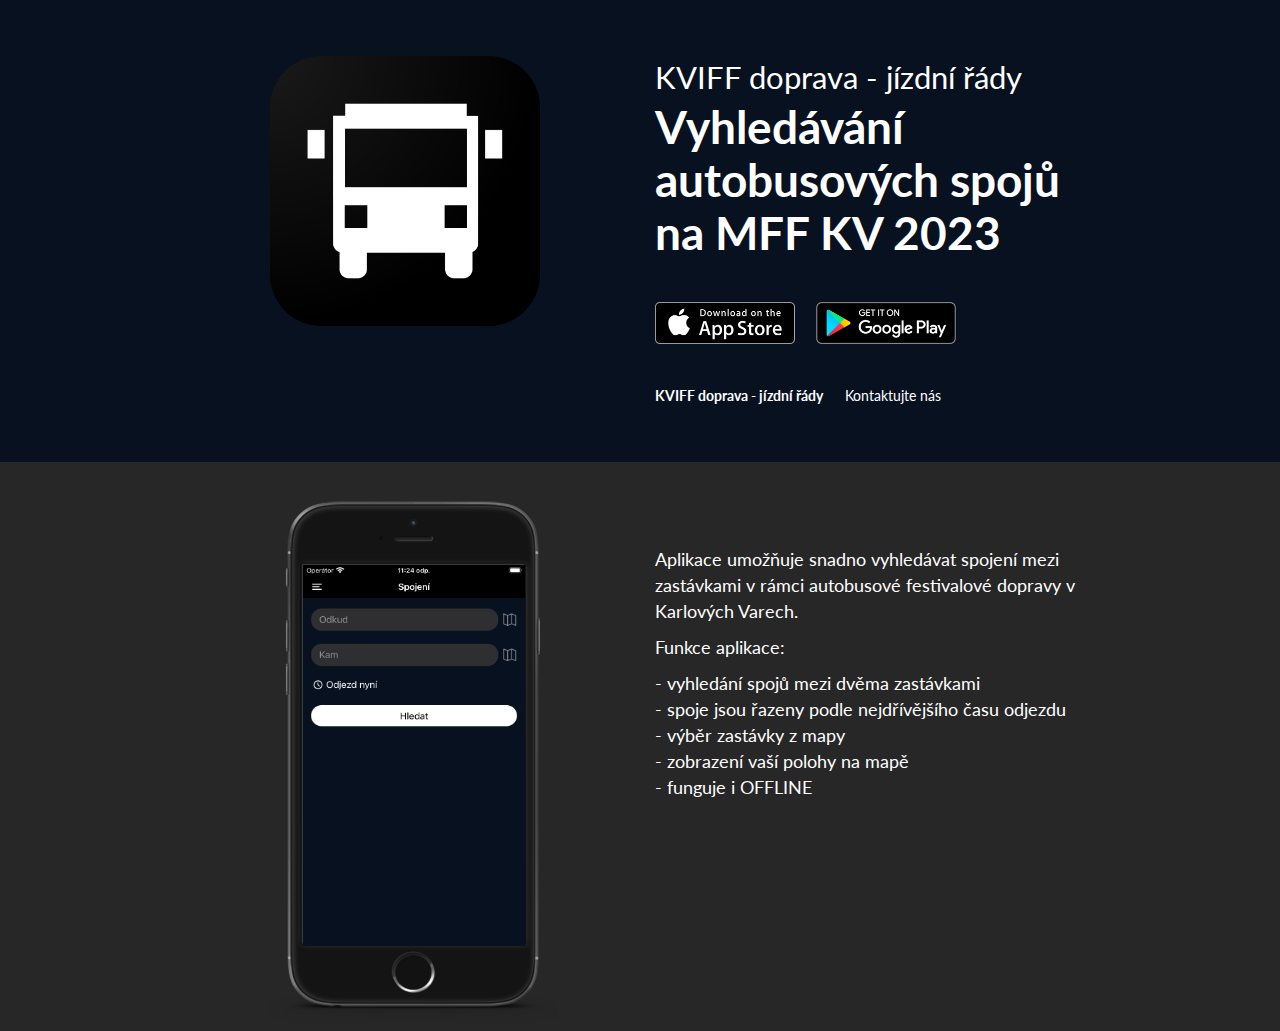
<file: index.html>
<html>

<head>
    <meta charset="utf-8" />
    <link rel="icon" type="image/x-icon" href="./favicon.ico" />
    <meta http-equiv="X-UA-Compatible" content="IE=edge,chrome=1" />
    <title>KVIFF doprava - jízdní řády 2023</title>
    <meta name="viewport" content="width=device-width, initial-scale=1" />
    <link href="http://fonts.googleapis.com/css?family=Lato:100,100i,300,300i,400,400i,700,700i,900,900i"
        rel="stylesheet" type="text/css" />
    <meta name="description" content="Aplikace umožňuje snadno vyhledávat spojení mezi zastávkami v rámci autobusové festivalové dopravy v Karlových Varech.

Funkce aplikace:

- vyhledání " />
    <meta name="keywords" content="KVIFF doprava - jízdní řády,Vyhledávání,autobusových,spojů,na,MFF,KV" />
    <meta name="og:locale" property="og:locale" content="en_US" />
    <meta name="og:type" property="og:type" content="website" />
    <meta name="og:site_name" property="og:site_name" content="KVIFF doprava - jízdní řády" />
    <meta name="og:title" property="og:title" content="KVIFF doprava - jízdní řády" />
    <meta name="og:description" property="og:description" content="Vyhledávání autobusových spojů na MFF KV" />
    <meta name="og:image" property="og:image" content="https://kviffbus.cz/kviffbusicon.png" />
    <meta name="og:image:type" property="og:image:type" content="image/png" />
    <meta name="og:image:width" property="og:image:width" content="1024" />
    <meta name="og:image:height" property="og:image:height" content="1024" />
    <link rel="stylesheet" href="template/main.min.css" />

    <link rel="apple-touch-icon" sizes="180x180" href="/apple-touch-icon.png">
    <link rel="icon" type="image/png" sizes="32x32" href="/favicon-32x32.png">
    <link rel="icon" type="image/png" sizes="16x16" href="/favicon-16x16.png">
    <link rel="manifest" href="/site.webmanifest">
    <link rel="mask-icon" href="/safari-pinned-tab.svg" color="#5bbad5">
    <meta name="msapplication-TileColor" content="#da532c">
    <meta name="theme-color" content="#ffffff">
</head>

<body>
    <div>
        <main id="main" style="background-color: #08111f;">
            <section id="hero">
                <div class="hero-container">
                    <div class="row">
                        <div class="col-sm-6 col-xs-12 text-center"><img class="appsite-icon" src="kviffbusicon.png" />
                        </div>
                        <div class="col-sm-6 col-xs-12">
                            <div class="app-content">
                                <div>
                                    <div class="app-name">KVIFF doprava - jízdní řády</div>
                                    <div class="app-tagline">Vyhledávání autobusových spojů na MFF KV 2023</div>
                                    <div class="app-links"><a class="app-link" id="appleLink"
                                            href="https://apps.apple.com/us/app/kviff-bus-j%C3%ADzdn%C3%AD-%C5%99%C3%A1dy/id1469193768?l=cs&amp;ls=1"><img
                                                class="app-icon" src="template/badgeappstore.png" /></a><a
                                            class="app-link" id="googleLink"
                                            href="https://play.google.com/store/apps/details?id=cz.kviffbus.timetables.app"><img
                                                class="app-icon" src="template/badgegoogleplay.png" /></a></div>
                                </div>
                            </div>
                            <footer class="footer">
                                <div class="container">
                                    <div class="row"><strong style="color:white;padding-right:22px;">KVIFF doprava -
                                            jízdní
                                            řády</strong><a class="footer-link" style="color:white;"
                                            href="mailto:info@kviffbus.cz">Kontaktujte nás</a></div>
                                </div>
                            </footer>
                        </div>
                    </div>
                </div>
            </section>
            <section id="content">
                <div class="container-fluid app-container">
                    <div class="row fill">
                        <div class="col-sm-6 col-xs-12">
                            <div class="phone-container">
                                <div class="phone-wrapper"><img src="template/phoneframe.png" class="phone-frame" />
                                    <div id="carousel" class="carousel fade" data-ride="carousel">
                                        <div class="carousel-inner">
                                            <div class="item active"><img src="connection.png"
                                                    alt="Vyhledávání spojení" /></div>
                                            <div class="item "><img src="connection2.png" alt="Vyhledávání spojení" />
                                            </div>
                                            <div class="item "><img src="map.png" alt="Mapa" /></div>
                                        </div>
                                    </div>
                                </div>
                            </div>
                        </div>
                        <div class="col-sm-6 col-xs-12">
                            <div class="content-container">
                                <div class="content-container-wrapper">
                                    <div class="app-description">
                                        <p>Aplikace umožňuje snadno vyhledávat spojení mezi zastávkami v rámci
                                            autobusové festivalové dopravy v Karlových Varech.</p>
                                        <p>Funkce aplikace:</p>
                                        <p>- vyhledání spojů mezi dvěma zastávkami<br />- spoje jsou řazeny podle
                                            nejdřívějšího času odjezdu<br />- výběr zastávky z mapy<br />- zobrazení
                                            vaší polohy na mapě<br />- funguje i OFFLINE</p>
                                    </div>
                                </div>
                            </div>
                        </div>
                    </div>
                </div>
            </section>
        </main>
    </div>
    <div>
        <script src="template/main.min.js"></script>
    </div>
</body>

</html>
</file>
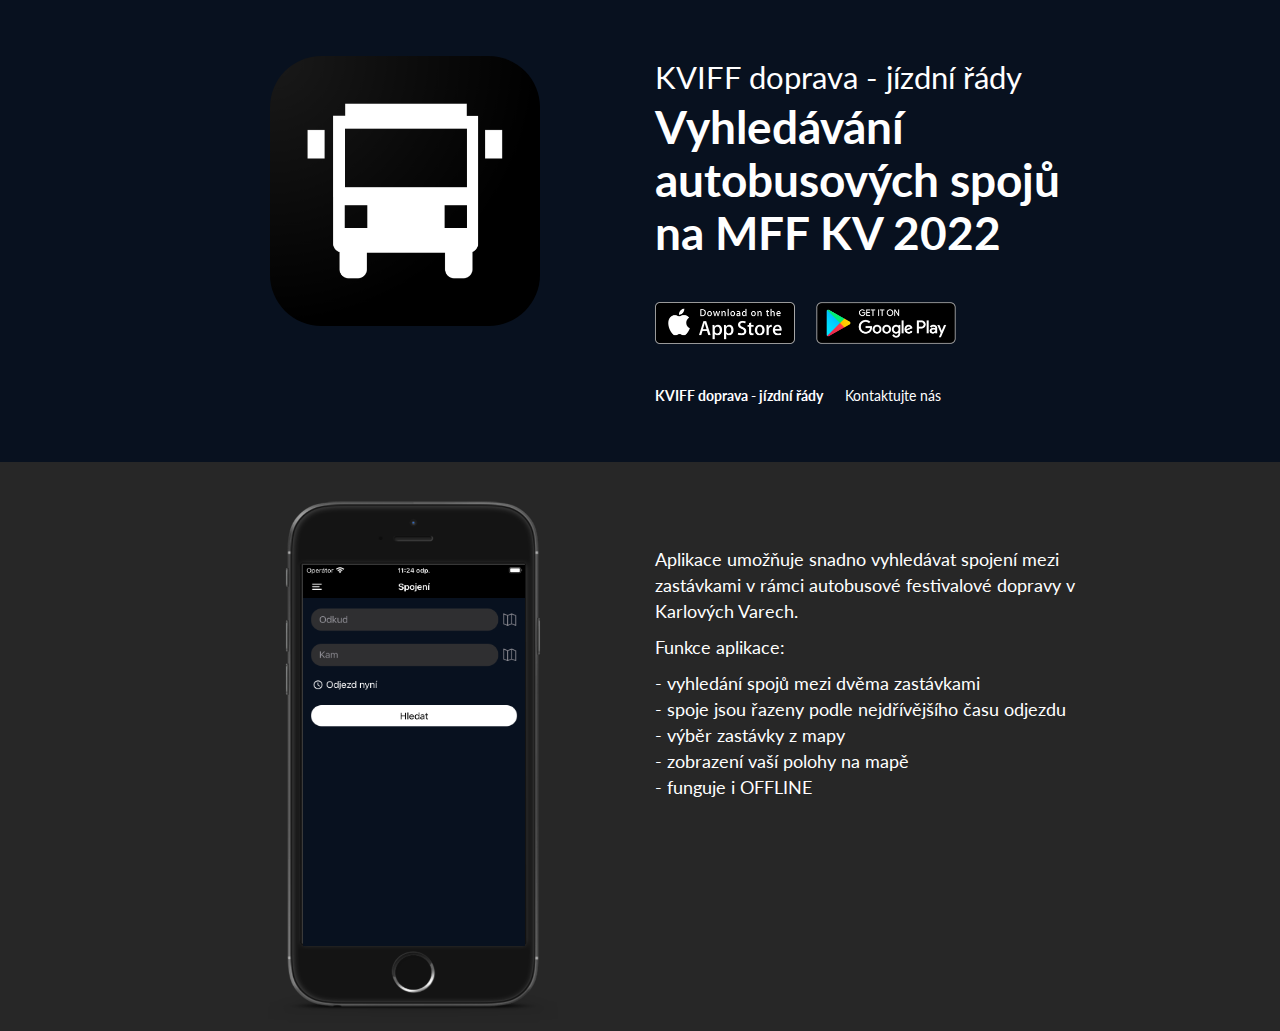
<file: index_old.html>
<html>

<head>
    <meta charset="utf-8" />
    <link rel="icon" type="image/x-icon" href="./favicon.ico" />
    <meta http-equiv="X-UA-Compatible" content="IE=edge,chrome=1" />
    <title>KVIFF doprava - jízdní řády 2022</title>
    <meta name="viewport" content="width=device-width, initial-scale=1" />
    <link href="http://fonts.googleapis.com/css?family=Lato:100,100i,300,300i,400,400i,700,700i,900,900i"
        rel="stylesheet" type="text/css" />
    <meta name="description" content="Aplikace umožňuje snadno vyhledávat spojení mezi zastávkami v rámci autobusové festivalové dopravy v Karlových Varech.

Funkce aplikace:

- vyhledání " />
    <meta name="keywords" content="KVIFF doprava - jízdní řády,Vyhledávání,autobusových,spojů,na,MFF,KV" />
    <meta name="og:locale" property="og:locale" content="en_US" />
    <meta name="og:type" property="og:type" content="website" />
    <meta name="og:site_name" property="og:site_name" content="KVIFF doprava - jízdní řády" />
    <meta name="og:title" property="og:title" content="KVIFF doprava - jízdní řády" />
    <meta name="og:description" property="og:description" content="Vyhledávání autobusových spojů na MFF KV" />
    <meta name="og:image" property="og:image"
        content="https://kviffbus.cz/kviffbusicon.png" />
    <meta name="og:image:type" property="og:image:type" content="image/png" />
    <meta name="og:image:width" property="og:image:width" content="1024" />
    <meta name="og:image:height" property="og:image:height" content="1024" />
    <link rel="stylesheet" href="template/main.min.css" />

    <link rel="apple-touch-icon" sizes="180x180" href="/apple-touch-icon.png">
    <link rel="icon" type="image/png" sizes="32x32" href="/favicon-32x32.png">
    <link rel="icon" type="image/png" sizes="16x16" href="/favicon-16x16.png">
    <link rel="manifest" href="/site.webmanifest">
    <link rel="mask-icon" href="/safari-pinned-tab.svg" color="#5bbad5">
    <meta name="msapplication-TileColor" content="#da532c">
    <meta name="theme-color" content="#ffffff">
</head>

<body>
    <div>
        <main id="main" style="background-color: #08111f;">
            <section id="hero">
                <div class="hero-container">
                    <div class="row">
                        <div class="col-sm-6 col-xs-12 text-center"><img class="appsite-icon"
                                src="kviffbusicon.png" />
                        </div>
                        <div class="col-sm-6 col-xs-12">
                            <div class="app-content">
                                <div>
                                    <div class="app-name">KVIFF doprava - jízdní řády</div>
                                    <div class="app-tagline">Vyhledávání autobusových spojů na MFF KV 2022</div>
                                    <div class="app-links"><a class="app-link" id="appleLink"
                                            href="https://apps.apple.com/us/app/kviff-bus-j%C3%ADzdn%C3%AD-%C5%99%C3%A1dy/id1469193768?l=cs&amp;ls=1"><img
                                                class="app-icon" src="template/badgeappstore.png" /></a><a
                                            class="app-link" id="googleLink"
                                            href="https://play.google.com/store/apps/details?id=cz.kviffbus.app"><img
                                                class="app-icon" src="template/badgegoogleplay.png" /></a></div>
                                </div>
                            </div>
                            <footer class="footer">
                                <div class="container">
                                    <div class="row"><strong style="color:white;padding-right:22px;">KVIFF doprava - jízdní
                                            řády</strong><a class="footer-link" style="color:white;"
                                            href="mailto:info@kviffbus.cz">Kontaktujte nás</a></div>
                                </div>
                            </footer>
                        </div>
                    </div>
                </div>
            </section>
            <section id="content">
                <div class="container-fluid app-container">
                    <div class="row fill">
                        <div class="col-sm-6 col-xs-12">
                            <div class="phone-container">
                                <div class="phone-wrapper"><img src="template/phoneframe.png" class="phone-frame" />
                                    <div id="carousel" class="carousel fade" data-ride="carousel">
                                        <div class="carousel-inner">
                                            <div class="item active"><img
                                                    src="connection.png"
                                                    alt="Vyhledávání spojení" /></div>
                                            <div class="item "><img
                                                    src="connection2.png"
                                                    alt="Vyhledávání spojení" /></div>
                                            <div class="item "><img
                                                    src="map.png"
                                                    alt="Mapa" /></div>
                                        </div>
                                    </div>
                                </div>
                            </div>
                        </div>
                        <div class="col-sm-6 col-xs-12">
                            <div class="content-container">
                                <div class="content-container-wrapper">
                                    <div class="app-description">
                                        <p>Aplikace umožňuje snadno vyhledávat spojení mezi zastávkami v rámci
                                            autobusové festivalové dopravy v Karlových Varech.</p>
                                        <p>Funkce aplikace:</p>
                                        <p>- vyhledání spojů mezi dvěma zastávkami<br />- spoje jsou řazeny podle
                                            nejdřívějšího času odjezdu<br />- výběr zastávky z mapy<br />- zobrazení
                                            vaší polohy na mapě<br />- funguje i OFFLINE</p>
                                    </div>
                                </div>
                            </div>
                        </div>
                    </div>
                </div>
            </section>
        </main>
    </div>
    <div>
        <script src="template/main.min.js"></script>
    </div>
</body>

</html>
</file>
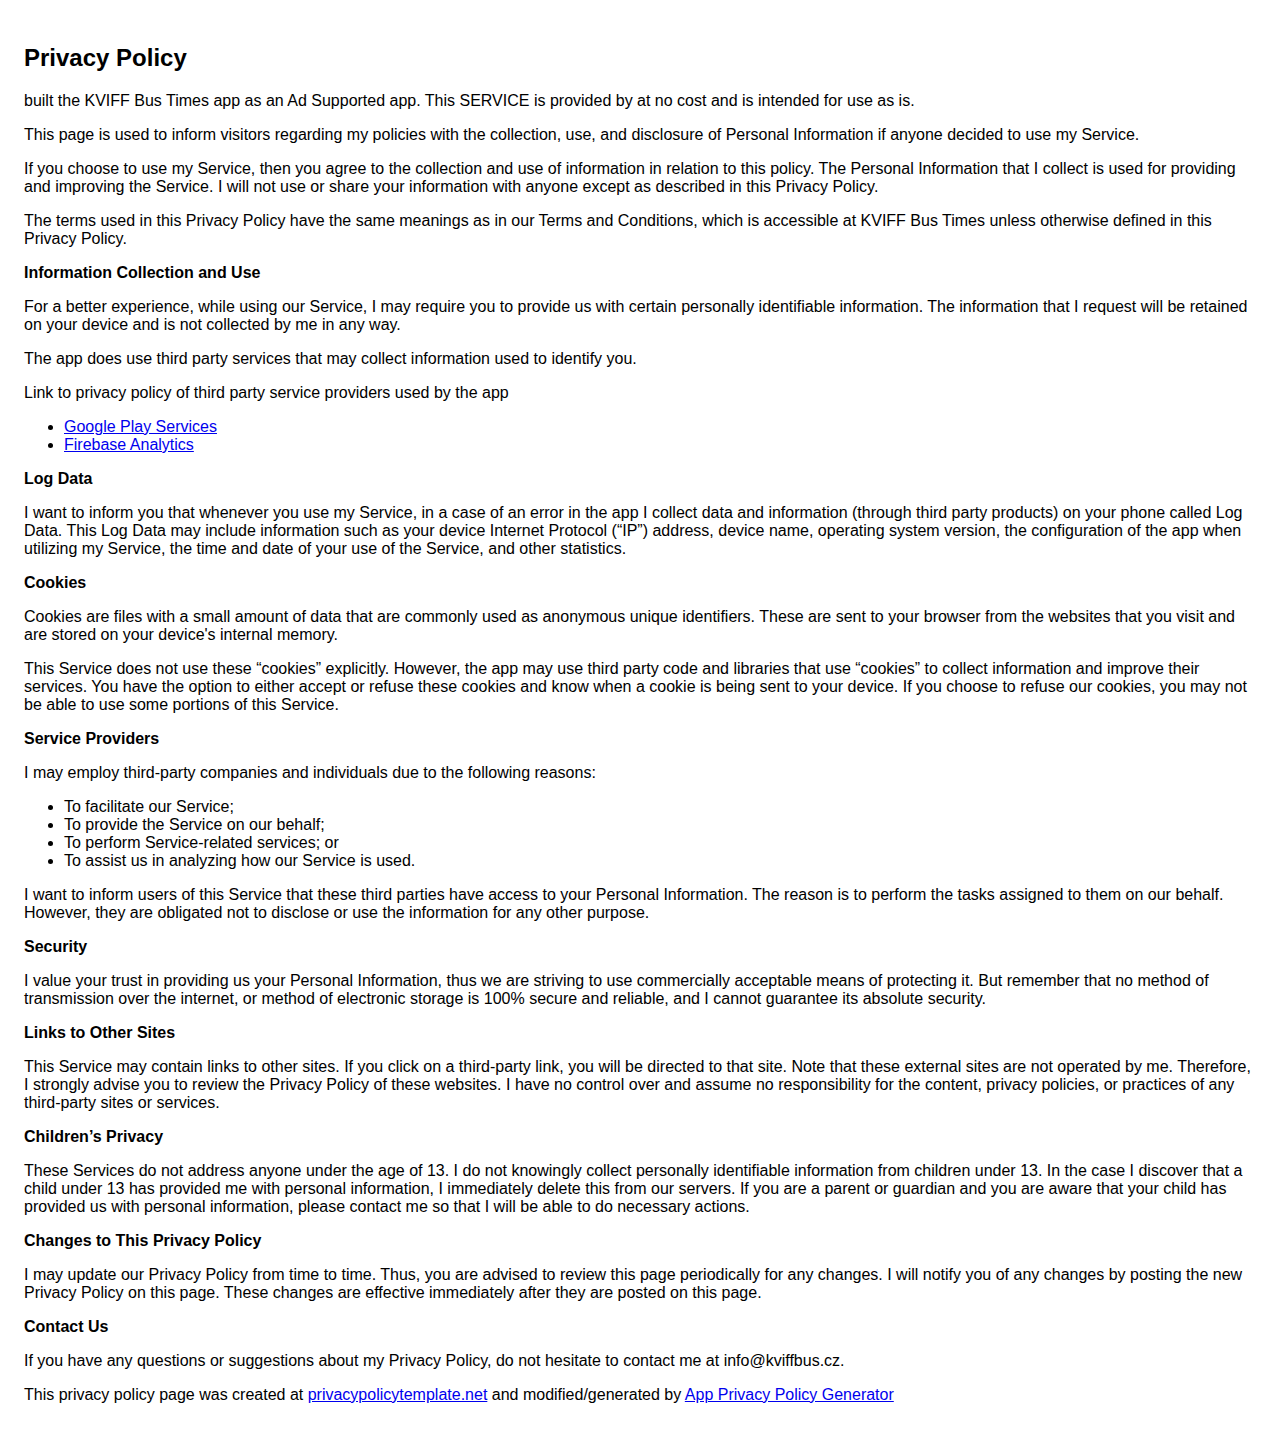
<file: privacy.html>
<!DOCTYPE html>
    <html>
    <head>
      <meta charset='utf-8'>
      <meta name='viewport' content='width=device-width'>
      <title>Privacy Policy</title>
      <style> body { font-family: 'Helvetica Neue', Helvetica, Arial, sans-serif; padding:1em; } </style>
    </head>
    <body>
    <h2>Privacy Policy</h2> <p>
                     built the KVIFF Bus Times app as
                    an Ad Supported app. This SERVICE is provided by
                     at no cost and is intended for
                    use as is.
                  </p> <p>
                    This page is used to inform visitors regarding
                    my policies with the collection, use, and
                    disclosure of Personal Information if anyone decided to use
                    my Service.
                  </p> <p>
                    If you choose to use my Service, then you agree
                    to the collection and use of information in relation to this
                    policy. The Personal Information that I collect is
                    used for providing and improving the Service.
                    I will not use or share your
                    information with anyone except as described in this Privacy
                    Policy.
                  </p> <p>
                    The terms used in this Privacy Policy have the same meanings
                    as in our Terms and Conditions, which is accessible at
                    KVIFF Bus Times unless otherwise defined in this Privacy
                    Policy.
                  </p> <p><strong>Information Collection and Use</strong></p> <p>
                    For a better experience, while using our Service,
                    I may require you to provide us with certain
                    personally identifiable information. The
                    information that I request will be
                    retained on your device and is not collected by me in any way.
                  </p> <p>
                    The app does use third party services that may collect
                    information used to identify you.
                  </p> <div><p>
                      Link to privacy policy of third party service providers
                      used by the app
                    </p> <ul><li><a href="https://www.google.com/policies/privacy/" target="_blank">Google Play Services</a></li><!----><li><a href="https://firebase.google.com/policies/analytics" target="_blank">Firebase Analytics</a></li><!----><!----><!----><!----><!----><!----><!----><!----></ul></div> <p><strong>Log Data</strong></p> <p>
                    I want to inform you that whenever
                    you use my Service, in a case of an error in the
                    app I collect data and information (through third
                    party products) on your phone called Log Data. This Log Data
                    may include information such as your device Internet
                    Protocol (“IP”) address, device name, operating system
                    version, the configuration of the app when utilizing
                    my Service, the time and date of your use of the
                    Service, and other statistics.
                  </p> <p><strong>Cookies</strong></p> <p>
                    Cookies are files with a small amount of data that are
                    commonly used as anonymous unique identifiers. These are
                    sent to your browser from the websites that you visit and
                    are stored on your device's internal memory.
                  </p> <p>
                    This Service does not use these “cookies” explicitly.
                    However, the app may use third party code and libraries that
                    use “cookies” to collect information and improve their
                    services. You have the option to either accept or refuse
                    these cookies and know when a cookie is being sent to your
                    device. If you choose to refuse our cookies, you may not be
                    able to use some portions of this Service.
                  </p> <p><strong>Service Providers</strong></p> <p>
                    I may employ third-party companies
                    and individuals due to the following reasons:
                  </p> <ul><li>To facilitate our Service;</li> <li>To provide the Service on our behalf;</li> <li>To perform Service-related services; or</li> <li>To assist us in analyzing how our Service is used.</li></ul> <p>
                    I want to inform users of this
                    Service that these third parties have access to your
                    Personal Information. The reason is to perform the tasks
                    assigned to them on our behalf. However, they are obligated
                    not to disclose or use the information for any other
                    purpose.
                  </p> <p><strong>Security</strong></p> <p>
                    I value your trust in providing us
                    your Personal Information, thus we are striving to use
                    commercially acceptable means of protecting it. But remember
                    that no method of transmission over the internet, or method
                    of electronic storage is 100% secure and reliable, and
                    I cannot guarantee its absolute security.
                  </p> <p><strong>Links to Other Sites</strong></p> <p>
                    This Service may contain links to other sites. If you click
                    on a third-party link, you will be directed to that site.
                    Note that these external sites are not operated by
                    me. Therefore, I strongly advise you to
                    review the Privacy Policy of these websites.
                    I have no control over and assume no
                    responsibility for the content, privacy policies, or
                    practices of any third-party sites or services.
                  </p> <p><strong>Children’s Privacy</strong></p> <p>
                    These Services do not address anyone under the age of 13.
                    I do not knowingly collect personally
                    identifiable information from children under 13. In the case
                    I discover that a child under 13 has provided
                    me with personal information,
                    I immediately delete this from our servers. If you
                    are a parent or guardian and you are aware that your child
                    has provided us with personal information, please contact
                    me so that I will be able to do
                    necessary actions.
                  </p> <p><strong>Changes to This Privacy Policy</strong></p> <p>
                    I may update our Privacy Policy from
                    time to time. Thus, you are advised to review this page
                    periodically for any changes. I will
                    notify you of any changes by posting the new Privacy Policy
                    on this page. These changes are effective immediately after
                    they are posted on this page.
                  </p> <p><strong>Contact Us</strong></p> <p>
                    If you have any questions or suggestions about
                    my Privacy Policy, do not hesitate to contact
                    me at info@kviffbus.cz.
                  </p> <p>
                    This privacy policy page was created at
                    <a href="https://privacypolicytemplate.net" target="_blank">privacypolicytemplate.net</a>
                    and modified/generated by
                    <a href="https://app-privacy-policy-generator.firebaseapp.com/" target="_blank">App Privacy Policy Generator</a></p>
    </body>
    </html>
</file>
